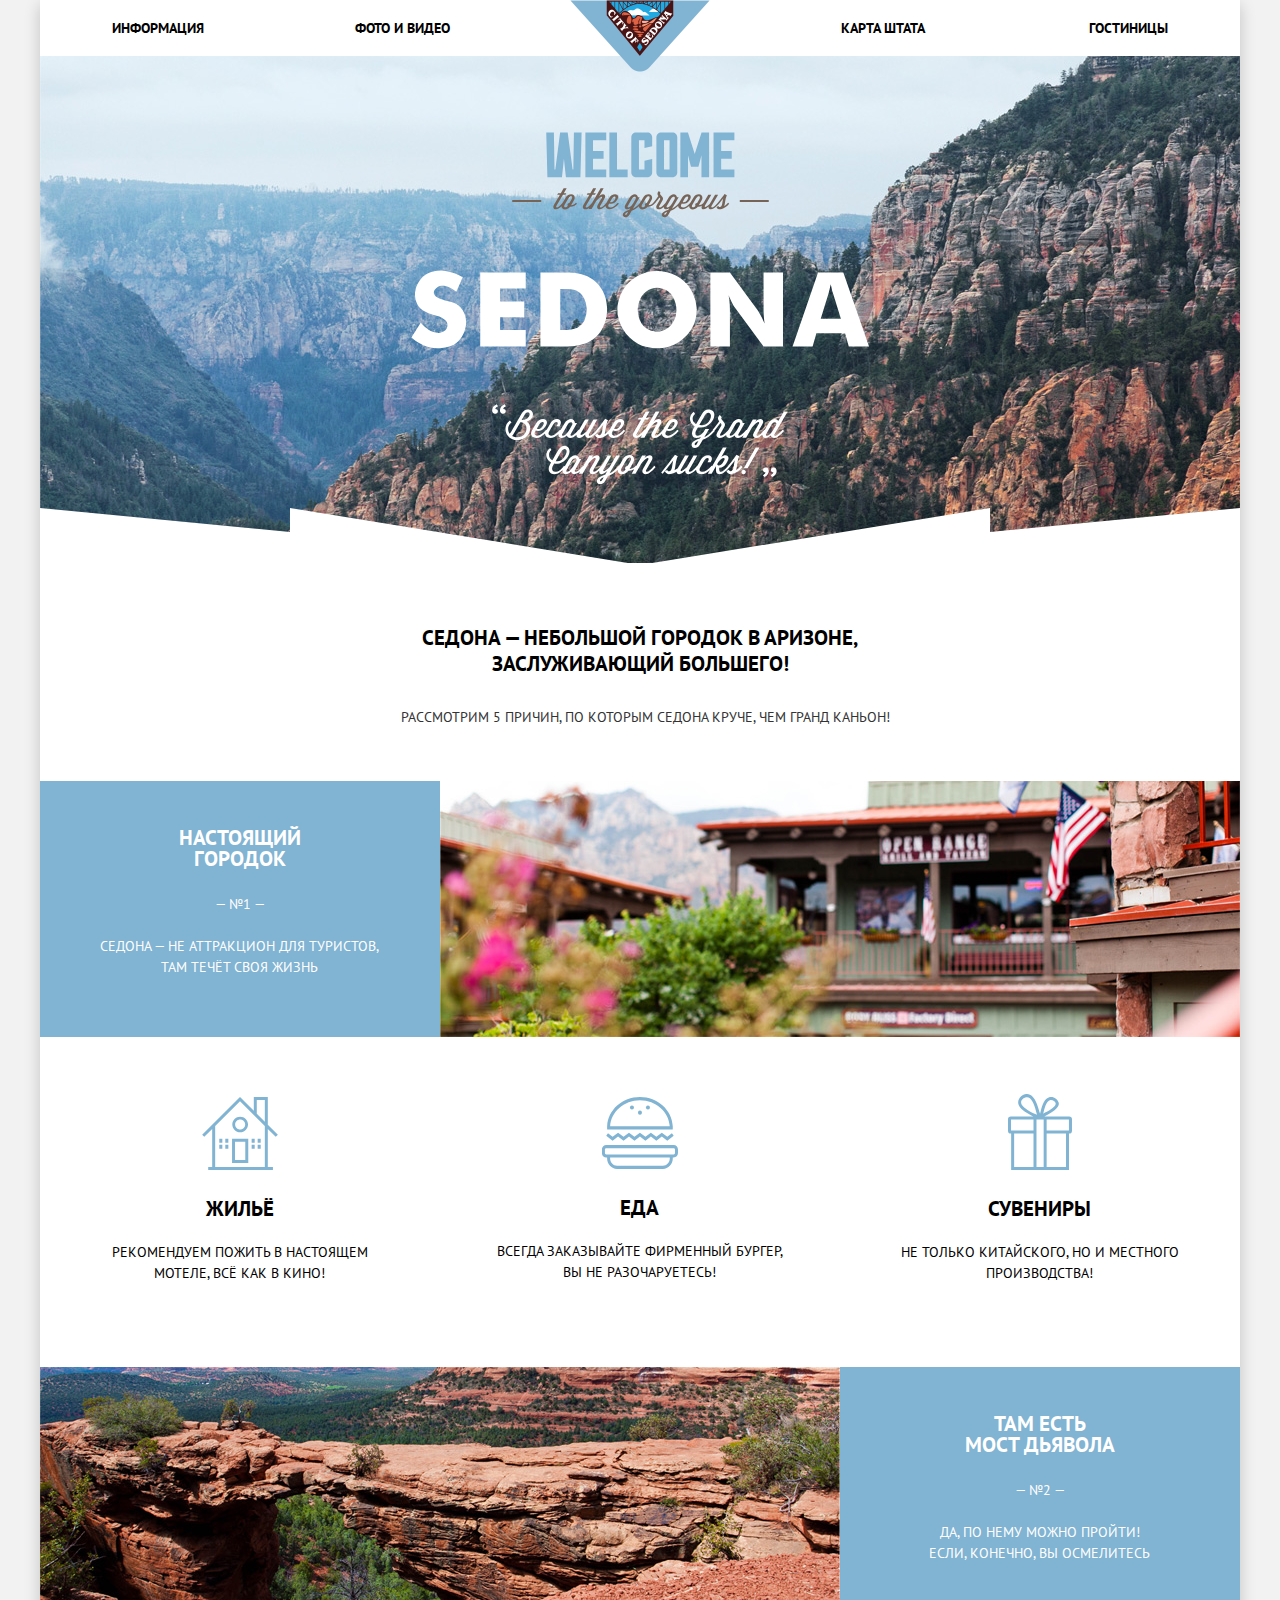
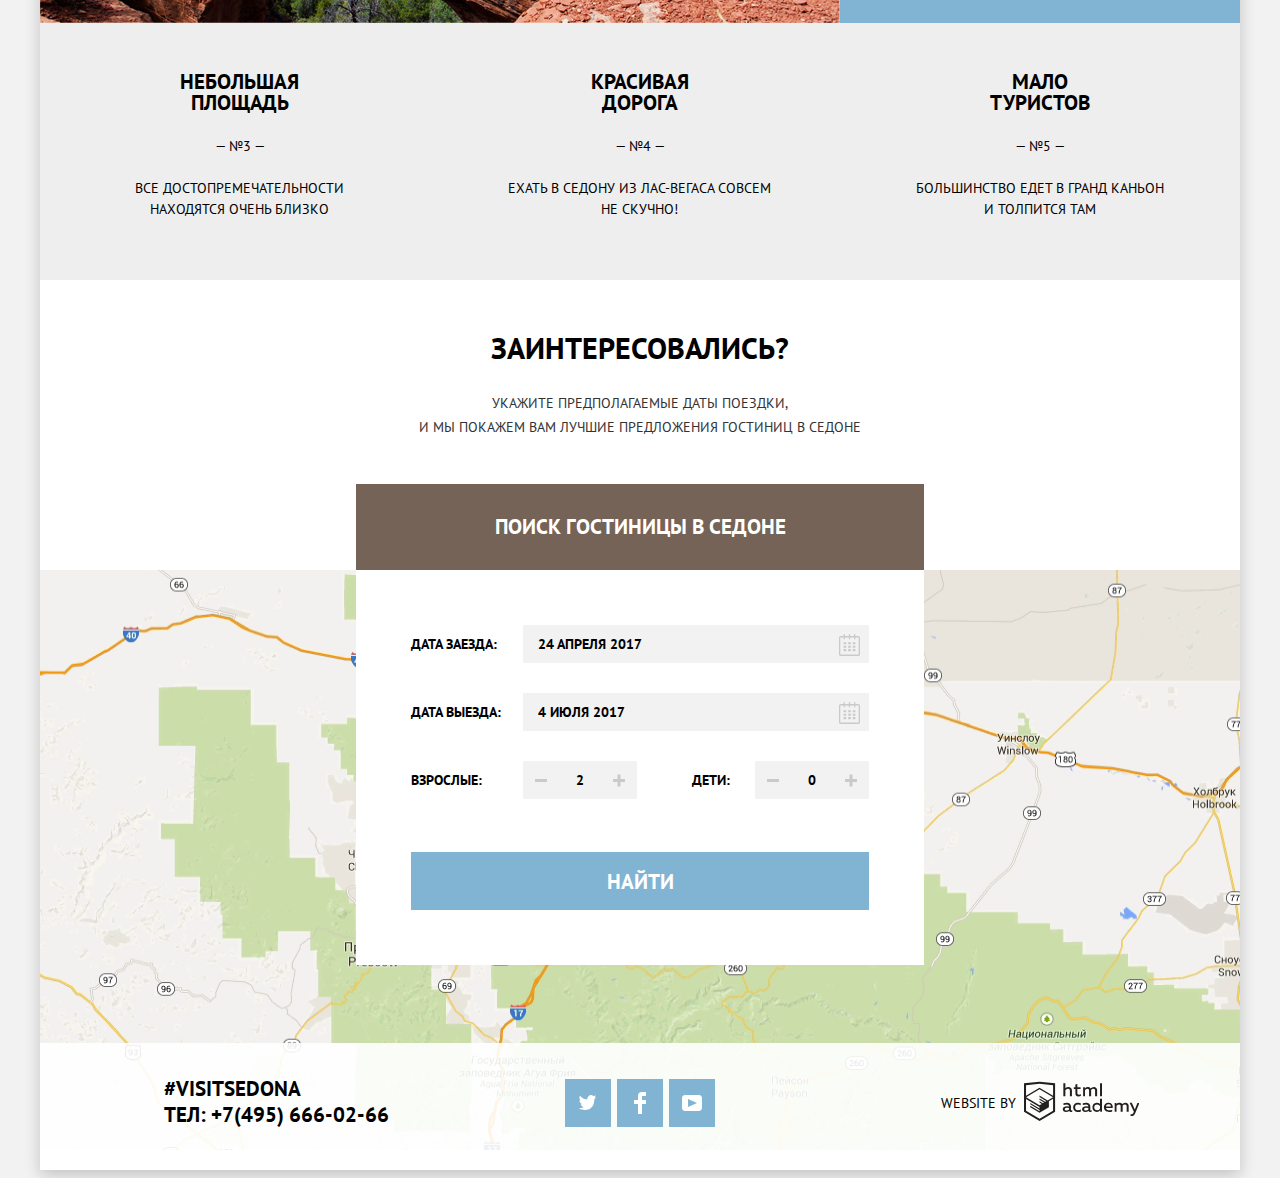
<file: index.html>
<!DOCTYPE html>
<html lang="ru">
  <head>
    <meta charset="utf-8">
    <title>Личный проект: Седона</title>
    <link href="https://fonts.googleapis.com/css?family=PT+Sans:400,700&display=swap&subset=cyrillic" rel="stylesheet">
    <link href="css/normalize.css" rel="stylesheet">
    <link href="css/style-min.css" rel="stylesheet">
  </head>
  <body>
    <div class="center-block">
      <header>
    		<nav class="main-navigation">
    			<a class="main-header-logo" href="#">
    				<img src="img/logo.png" width="140" height="71" alt="Логотип">
    			</a>
          <ul class="site-navigation">
            <li><a href="info.html">Информация</a></li>
            <li><a href="media.html">Фото и видео</a></li>
            <li><a href="mapstate.html">Карта штата</a></li>
            <li><a href="hotels.html">Гостиницы</a></li>
          </ul>
    		</nav>
    	</header>

    	<main>

    		<section class="intro-img">
    			<h1 class="visually-hidden">Sedona</h1>
    	  </section>

    	  <section class="reasons-title">
    	    <h2>Седона — небольшой городок в Аризоне, заслуживающий большего!</h2>
    	    <p>Рассмотрим 5 причин, по которым Седона круче, чем гранд каньон!</p>
   	 		</section>

   		 	<section class="reasons">
   	 		<ol class="reasons-list">
   	 			<li>
            <div class="reasons-with-image">
              <div class="reasons-item">
     	 				 <h2 class="reasons-item-title">Настоящий городок</h2>
     	 				 <span>&mdash; №1 &mdash;</span>
     	 				 <p>Седона &mdash; не аттракцион для туристов, там&nbsp;течёт своя жизнь</p>
              </div>
   	 				  <img src="img/feature-picture.jpg" class="features-img" width="800" height="256" alt="">
            </div>
   	 				<ul class="features">
   	 					<li class="features-item">
                <img src="img/icon-1.svg" width="76" height="76" alt="">
                <h3 class="features-title">Жильё</h3>
   	 						<p>Рекомендуем пожить в настоящем мотеле, всё как в кино!</p>
   	 					</li>
   	 					<li class="features-item">
                <img src="img/icon-3.svg" width="76" height="76" alt="">
   	 						<h3 class="features-title">Еда</h3>
   	 						<p>Всегда заказывайте фирменный бургер, вы не разочаруетесь!</p>
   	 					</li>
   	 					<li class="features-item">
                <img src="img/icon-2.svg" width="64" height="76" alt="">
   	 						<h3 class="features-title">Сувениры</h3>
   	 						<p>Не только китайского, но и местного производства!</p>
   	 					</li>
   	 				</ul>
   	 			</li>
   	 			<li>
            <div class="reasons-with-image">
     	 				<img src="img/layer-5.jpg" width="800" height="256" alt="">
              <div class="reasons-item">
     	 				 <h2 class="reasons-item-title">Там есть<br>мост Дьявола</h2>
     	 				 <span>&mdash; №2 &mdash;</span>
     	 				 <p>Да, по нему можно пройти! Если,&nbsp;конечно, вы осмелитесь</p>
              </div>
            </div>
   	 			</li>
          <li class="reasons-without-image">
   	 				<h3 class="reasons-without-image-title">Небольшая площадь</h3>
   	 				<span>&mdash; №3 &mdash;</span>
   	 				<p>Все достопремечательности находятся очень близко</p>
   	 			</li>
   	 			<li class="reasons-without-image">
   	 			  <h3 class="reasons-without-image-title">Красивая дорога</h3>
   	 				<span>&mdash; №4 &mdash;</span>
   	 				<p>Ехать в Седону из Лас-Вегаса совсем не скучно!</p>
   	 			</li>
   	 			<li class="reasons-without-image">
   	 				<h3 class="reasons-without-image-title">Мало туристов</h3>
   	 				<span>&mdash; №5 &mdash;</span>
   	 				<p>Большинство едет в Гранд Каньон и&nbsp;толпится там</p>
   	 			</li>
   	 		</ol>
    		</section>

    		<section class="search-hotels">
          <div class="description-form">
    			  <h2 class="search-title">Заинтересовались?</h2>
    			  <p>Укажите предполагаемые даты поездки,<br> и мы покажем вам лучшие предложения гостиниц в седоне</p>
          </div>
          <div class="form-search">
            <button type="button" class="button-title-search">Поиск гостиницы в Седоне</button>
    			  <form method="post" action="https://echo.htmlacademy.ru" class="form-s">
              <div class="form-without-title">
                <div class="form-item">
    				      <label for="check-in">Дата заезда:</label>
    				      <input type="text" class="input check-in-date" name="check-in-date" id="check-in" value="24 апреля 2017">
                  <button type="button" class="calendar">
                    <svg xmlns="http://www.w3.org/2000/svg" width="21" height="22" viewBox="0 0 21 22">
                      <path fill="#cacaca" d="M19.251 2.025h-2.845V.648c0-.381-.294-.689-.656-.689-.363 0-.656.308-.656.689v1.377h-3.938V.648c0-.381-.294-.689-.655-.689-.363 0-.657.308-.657.689v1.377H5.906V.648c0-.381-.294-.689-.656-.689-.363 0-.657.308-.657.689v1.377H1.75C.784 2.025 0 2.847 0 3.862v16.302C0 21.179.784 22 1.75 22h17.501c.966 0 1.749-.821 1.749-1.836V3.862c0-1.015-.783-1.837-1.749-1.837zm.437 18.139a.448.448 0 0 1-.437.459H1.75a.45.45 0 0 1-.438-.459V3.862a.45.45 0 0 1 .438-.459h2.844v1.378c0 .381.294.689.657.689.362 0 .656-.308.656-.689V3.403h3.938v1.378c0 .381.294.689.657.689.361 0 .655-.308.655-.689V3.403h3.938v1.378c0 .381.293.689.656.689.362 0 .656-.308.656-.689V3.403h2.845c.241 0 .437.206.437.459v16.302z"/>
                      <path fill="#cacaca" d="M4.594 8.225h2.625v2.066H4.594zM4.594 11.668h2.625v2.067H4.594zM4.594 15.112h2.625v2.066H4.594zM9.188 15.112h2.625v2.066H9.188zM9.188 11.668h2.625v2.067H9.188zM9.188 8.225h2.625v2.066H9.188zM13.781 15.112h2.625v2.066h-2.625zM13.781 11.668h2.625v2.067h-2.625zM13.781 8.225h2.625v2.066h-2.625z"/>
                    </svg>
                  </button>
                </div>
                <div class="form-item">
    				      <label for="check-out">Дата выезда:</label>
    				      <input type="text" class="input check-out-date" name="check-out-date" id="check-out" value="4 июля 2017">
                  <button type="button" class="calendar">
                    <svg xmlns="http://www.w3.org/2000/svg" width="21" height="22" viewBox="0 0 21 22">
                      <path fill="#cacaca" d="M19.251 2.025h-2.845V.648c0-.381-.294-.689-.656-.689-.363 0-.656.308-.656.689v1.377h-3.938V.648c0-.381-.294-.689-.655-.689-.363 0-.657.308-.657.689v1.377H5.906V.648c0-.381-.294-.689-.656-.689-.363 0-.657.308-.657.689v1.377H1.75C.784 2.025 0 2.847 0 3.862v16.302C0 21.179.784 22 1.75 22h17.501c.966 0 1.749-.821 1.749-1.836V3.862c0-1.015-.783-1.837-1.749-1.837zm.437 18.139a.448.448 0 0 1-.437.459H1.75a.45.45 0 0 1-.438-.459V3.862a.45.45 0 0 1 .438-.459h2.844v1.378c0 .381.294.689.657.689.362 0 .656-.308.656-.689V3.403h3.938v1.378c0 .381.294.689.657.689.361 0 .655-.308.655-.689V3.403h3.938v1.378c0 .381.293.689.656.689.362 0 .656-.308.656-.689V3.403h2.845c.241 0 .437.206.437.459v16.302z"/>
                      <path fill="#cacaca" d="M4.594 8.225h2.625v2.066H4.594zM4.594 11.668h2.625v2.067H4.594zM4.594 15.112h2.625v2.066H4.594zM9.188 15.112h2.625v2.066H9.188zM9.188 11.668h2.625v2.067H9.188zM9.188 8.225h2.625v2.066H9.188zM13.781 15.112h2.625v2.066h-2.625zM13.781 11.668h2.625v2.067h-2.625zM13.781 8.225h2.625v2.066h-2.625z"/>
                    </svg>
                  </button>
                </div>
                <div class="form-item double-item">
                  <div class="adults">
    				        <label for="adults" class="adults-label">Взрослые:</label>
                    <div class="btn-group">
                      <button type="button" class="less"></button>
    				          <input type="number" class="number number-of-adults" name="number-of-adults" id="adults" min="0" value="2">
                      <button type="button" class="more"></button>
                    </div>
                  </div>
                  <div class="children">
    				        <label for="children">Дети:</label>
                    <div class="btn-group">
                      <button type="button" class="less"></button>
    				          <input type="number" class="number number-of-children" name="number-of-children" id="children" min="0" value="0">
                      <button type="button" class="more"></button>
                    </div>
                  </div>
                </div>
    				    <button type="submit" class="button-search">Найти</button>
              </div>
    			  </form>

          </div>
        </section>
        <section class="map">
          <h2 class="visually-hidden">Карта местности</h2>
          <iframe src="https://www.google.com/maps/embed?pb=!1m18!1m12!1m3!1d528139.4333360455!2d-112.08526771965663!3d34.8341166514186!2m3!1f0!2f0!3f0!3m2!1i1024!2i768!4f13.1!3m3!1m2!1s0x872da132f942b00d%3A0x5548c523fa6c8efd!2z0KHQtdC00L7QvdCwLCDQkNGA0LjQt9C-0L3QsCA4NjMzNiwg0KHQqNCQ!5e0!3m2!1sru!2sru!4v1583178614925!5m2!1sru!2sru" width="1200" height="600" style="border:0;" allowfullscreen=""></iframe>
    			<p>
            <img src="img/map.png" width="1200" height="580" alt="Расположение города Седона на карте">
          </p>
    		</section>
    	</main>

      <footer class="main-footer index-footer">
        <p class="contacts">
          <a href="https://www.instagram.com/explore/tags/visitsedona/">#visitSEDONA</a>
          <a href="tel:+74956660266">Тел: +7(495) 666-02-66</a>
        </p>

          <ul class="social">
            <li class="social-icon">
              <a href="twitter.com">
                <svg xmlns="http://www.w3.org/2000/svg" xmlns:xlink="http://www.w3.org/1999/xlink" width="17" height="15" viewBox="0 0 17 15">
                  <path fill="#ffffff" d="M10.95.144c1.685-.496 2.984.27 3.577 1.179.673-.231 1.331-.481 2.011-.708a2.345 2.345 0 0 1-.857 1.768c.685.17 1.304-.491 1.304-.491-.169 1-1.006 1.788-1.563 2.024-.231 6.75-3.175 11.217-10.077 11.082h-.446c-.41 0-4.164-.46-4.898-1.887 2.271.196 3.893-.422 4.693-1.177-.96-.3-2.679-.477-2.979-2.95.349.106.564.228 1.19.119C1.705 8.247.374 7.53.448 5.33c.285.328 1.067.536 1.34.472C1.085 5.561-.182 2.442.894.85c1.818 1.854 3.735 3.606 7.152 3.773C8.254 2.33 9.183.793 10.95.144z"/>
                </svg>
              </a>
            </li>
            <li class="social-icon">
              <a href="fb.com">
                <svg xmlns="http://www.w3.org/2000/svg" width="12" height="22" viewBox="0 0 12 22">
                  <path fill="#ffffff" d="M12 4V0H8a4 4 0 0 0-4 4v4H0v4h4v10h4V12h4V8H8V4h4z"/>
                </svg>
              </a>
            </li>
            <li class="social-icon">
              <a href="youtube.com">
                <svg xmlns="http://www.w3.org/2000/svg" xmlns:xlink="http://www.w3.org/1999/xlink" width="20" height="16" viewBox="0 0 20 16">
                  <path fill="#ffffff" d="M17 0H3C1.35 0 0 1.35 0 3v10c0 1.65 1.35 3 3 3h14c1.65 0 3-1.35 3-3V3c0-1.65-1.35-3-3-3zM6.027 11.998V4.002L15.014 8l-8.987 3.998z"/>
                </svg>
              </a>
            </li>
          </ul>

        <p class="copyright">
          <span>website by</span>
          <a href="https://htmlacademy.ru/intensive/htmlcss" target="_blank">
            <svg xmlns="http://www.w3.org/2000/svg" data-name="Layer 1" viewBox="0 0 113 39" width="115px" height="41px">
              <path fill="#231f20" d="M46.84 28.22a2.07 2.07 0 0 0 .58-.11v1.4a3.41 3.41 0 0 1-1.24.22 1.75 1.75 0 0 1-1.75-1 5.08 5.08 0 0 1-3.3 1.13c-1.59 0-3.06-.87-3.06-2.68 0-2.24 2.08-2.93 3.9-2.93a11.63 11.63 0 0 1 2.28.26v-.31c0-1.09-.8-1.86-2.3-1.86a7.79 7.79 0 0 0-3.15.67v-1.79a10.72 10.72 0 0 1 3.35-.58c2.48 0 4 1.18 4 3.83v3.14a.57.57 0 0 0 .69.61zm-6.76-1.19a1.42 1.42 0 0 0 1.64 1.29 3.56 3.56 0 0 0 2.53-1v-1.51a10.21 10.21 0 0 0-1.9-.22c-1.1.01-2.27.35-2.27 1.45zM53.06 20.62a5.29 5.29 0 0 1 2.7.67v1.79a4.28 4.28 0 0 0-2.42-.73 2.89 2.89 0 1 0 0 5.76 5.26 5.26 0 0 0 2.55-.67v1.8a6.58 6.58 0 0 1-2.9.6 4.42 4.42 0 0 1-4.72-4.54 4.54 4.54 0 0 1 4.79-4.68zM65.84 28.22a2.07 2.07 0 0 0 .58-.11v1.4a3.41 3.41 0 0 1-1.24.22 1.75 1.75 0 0 1-1.75-1 5.08 5.08 0 0 1-3.3 1.13c-1.59 0-3.06-.87-3.06-2.68 0-2.24 2.08-2.93 3.9-2.93a11.63 11.63 0 0 1 2.28.26v-.31c0-1.09-.8-1.86-2.3-1.86a7.79 7.79 0 0 0-3.15.67v-1.79a10.72 10.72 0 0 1 3.35-.58c2.48 0 4 1.18 4 3.83v3.14a.57.57 0 0 0 .69.61zm-6.76-1.19a1.42 1.42 0 0 0 1.64 1.29 3.56 3.56 0 0 0 2.53-1v-1.51a10.21 10.21 0 0 0-1.9-.22c-1.11.01-2.27.35-2.27 1.45zM76.67 16.85v12.76h-1.76v-1.39a4.07 4.07 0 0 1-3.35 1.62 4.62 4.62 0 0 1 0-9.22 4 4 0 0 1 3.15 1.37v-5.14h2zm-4.76 5.48a2.9 2.9 0 0 0 0 5.8 3 3 0 0 0 2.79-1.84v-2.13a3.06 3.06 0 0 0-2.79-1.83zM82.99 20.62c3.48 0 4.68 2.81 4.12 5.34h-6.58c.22 1.57 1.75 2.22 3.35 2.22a6.41 6.41 0 0 0 2.77-.62v1.68a7.5 7.5 0 0 1-3.14.6c-2.68 0-5-1.53-5-4.61a4.39 4.39 0 0 1 4.48-4.61zm.09 1.62a2.39 2.39 0 0 0-2.57 2.26h4.85a2.06 2.06 0 0 0-2.28-2.26zM89.1 29.61v-8.75h1.73v1.09a4 4 0 0 1 2.92-1.33 3 3 0 0 1 2.73 1.4 4.33 4.33 0 0 1 3.06-1.4 3.21 3.21 0 0 1 3.32 3.52v5.47h-2V24.2a1.67 1.67 0 0 0-1.73-1.84 2.94 2.94 0 0 0-2.17 1.18V29.61h-2V24.2a1.67 1.67 0 0 0-1.73-1.84 3.11 3.11 0 0 0-2.32 1.35v5.91h-2zM111.47 20.86h2l-4.1 9.93c-.95 2.28-2.19 3-3.52 3a5 5 0 0 1-1.15-.15v-1.66a3 3 0 0 0 .89.13c.95 0 1.66-.67 2.17-2l.18-.44-4.16-8.82h2.13l3 6.6zM40.66 1.53v5a4 4 0 0 1 2.83-1.2A3.41 3.41 0 0 1 47.1 8.9v5.41h-2V9.15a1.9 1.9 0 0 0-2-2.1 3.08 3.08 0 0 0-2.44 1.46v5.8h-2V1.53h2zM52.43 2.42v3.12h3.17v1.71h-3.17v4c0 1.15.53 1.53 1.66 1.53a4.71 4.71 0 0 0 1.77-.35v1.68a7.14 7.14 0 0 1-2.35.38 2.68 2.68 0 0 1-3-2.88V7.23h-1.6V5.52h1.57V2.88zM58.1 14.29V5.54h1.73v1.09a4 4 0 0 1 2.92-1.33 3 3 0 0 1 2.73 1.4 4.33 4.33 0 0 1 3.06-1.4 3.21 3.21 0 0 1 3.32 3.52v5.47h-2V8.88a1.67 1.67 0 0 0-1.73-1.84 2.94 2.94 0 0 0-2.17 1.18V14.29h-2V8.88a1.67 1.67 0 0 0-1.73-1.84 3.11 3.11 0 0 0-2.32 1.35v5.91h-2zM74.72 1.52h1.95v12.76h-1.95zM15.44.02h-.16L0 1.62v28l15.28 9.09 15.28-9.09v-28zm13.12 28.45l-13.28 7.9L2 28.47V16.99l13.22 7.87v1.43l-9.07-5.4v1.38l9.11 5.47v1.46l-9.1-5.42v1.38l9.11 5.47 9.19-5.5V19.22l4.1-2.45v11.67zm0-13.16l-3.65 2.14-1.68 1-8-4.76v1.38l6.84 4.07h-.06l-.15.09-1 .57-5.64-3.36v1.38l4.45 2.65-1.05.7-3.36-2v1.38l2.21 1.3-2.25 1.35-13.16-7.82 13.17-7.92zm0-1.39L15.21 6.05l-13.2 7.86V3.41l13.28-1.39 13.28 1.39v10.51z"/>
            </svg>
          </a>
        </p>
      </footer>
    </div>
    <script src="js/search-form-min.js"></script>
  </body>
</html>
</file>
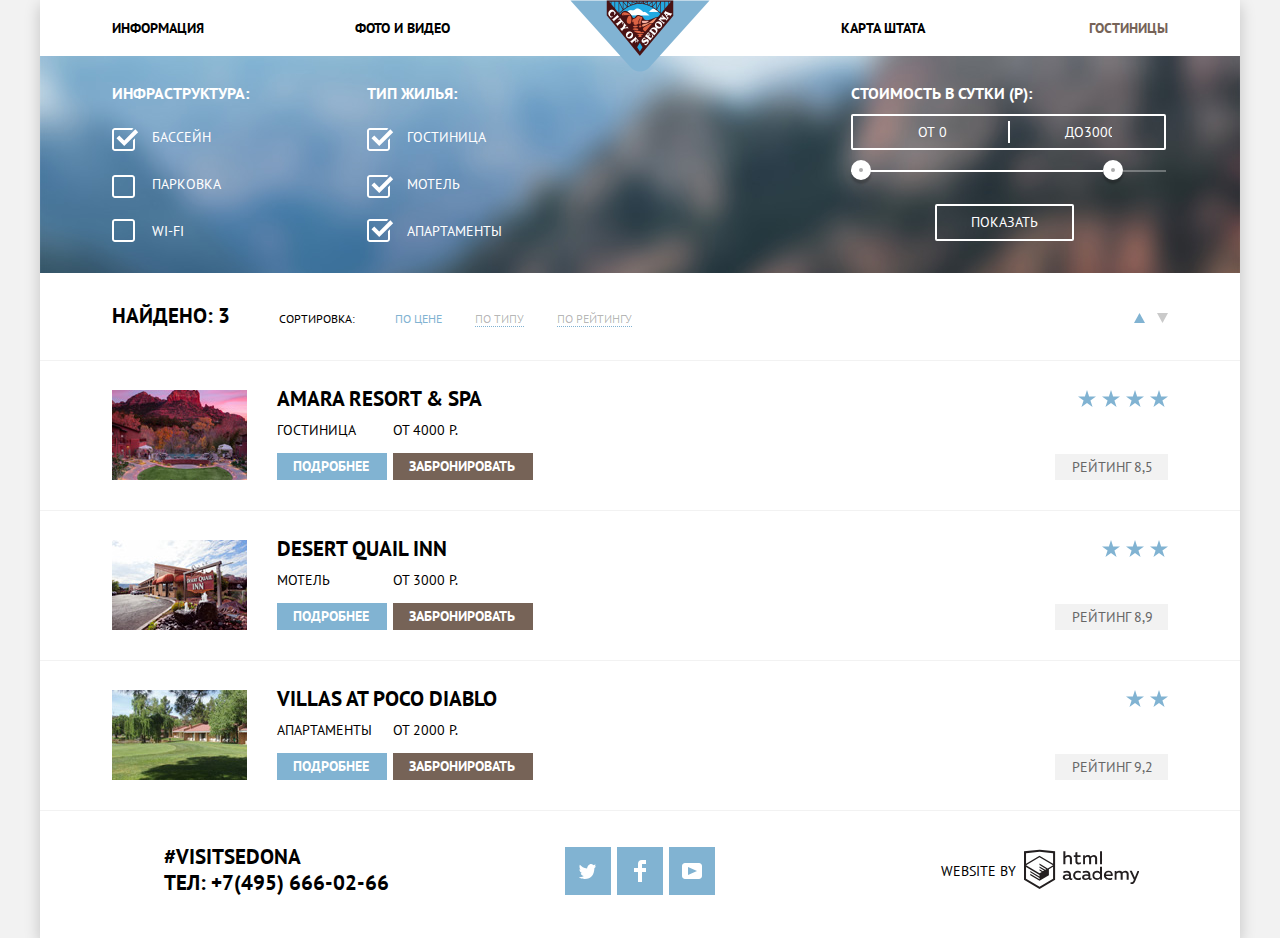
<file: hotels.html>
<!DOCTYPE html>
<html lang="ru">
  <head>
    <meta charset="utf-8">
    <title>Личный проект: Седона</title>
    <link href="https://fonts.googleapis.com/css?family=PT+Sans:400,700&display=swap&subset=cyrillic" rel="stylesheet">
    <link href="css/normalize.css" rel="stylesheet">
    <link href="css/style-min.css" rel="stylesheet">
  </head>
  <body>
    <div class="center-block">
      <header>
        <nav class="main-navigation">
          <a class="main-header-logo" href="index.html">
            <img src="img/logo.png" width="140" height="71" alt="Логотип">
          </a>
          <ul class="site-navigation">
            <li><a href="info.html">Информация</a></li>
            <li><a href="media.html">Фото и видео</a></li>
            <li><a href="mapstate.html">Карта штата</a></li>
            <li><a href="#" class="current-page">Гостиницы</a></li>
          </ul>
        </nav>
      </header>

      <main>
        <h1 class="visually-hidden">Гостиницы</h1>
        <section>
          <h2 class="visually-hidden">Форма поиска гостиницы</h2>
          <form method="post" action="https://echo.htmlacademy.ru">
            <div class="form-filter">
              <fieldset class="checkbox-form infrastructure">
                <legend>Инфраструктура:</legend>
                <ul>
                  <li class="infrastructure-item">
                    <label class="check-label">Бассейн
                      <input type="checkbox" name="infrasrtucrure-pool" class="check-input" checked>
                      <span class="checkbox"></span>
                    </label>

                  </li>
                  <li class="infrastructure-item">
                    <label class="check-label">Парковка
                      <input type="checkbox" name="infrastructure-parking" class="check-input">
                      <span class="checkbox"></span>
                    </label>
                  </li>
                  <li class="infrastructure-item">
                    <label class="check-label">Wi-Fi
                      <input type="checkbox" name="infrastructure-wi-fi" class="check-input">
                      <span class="checkbox"></span>
                    </label>
                  </li>
                </ul>
              </fieldset>
              <fieldset class="checkbox-form type-housing">
                <legend>Тип жилья:</legend>
                <ul>
                  <li class="type-housing-item">
                    <label class="check-label">Гостиница
                      <input type="checkbox" name="type-hotel" class="check-input" checked>
                      <span class="checkbox"></span>
                    </label>
                  </li>
                  <li class="type-housing-item">
                    <label class="check-label">Мотель
                      <input type="checkbox" name="type-motel" class="check-input" checked>
                      <span class="checkbox"></span>
                    </label>
                  </li>
                  <li class="type-housing-item">
                    <label class="check-label">Апартаменты
                      <input type="checkbox" name="type-apart" class="check-input" checked>
                      <span class="checkbox"></span>
                    </label>
                  </li>
                </ul>
              </fieldset>
              <fieldset class="cost-form">
                <legend class="cost-form-title">Стоимость в сутки (р):</legend>

                <div class="cost-control">
                  <label class="min-cost">от</label>
                  <input type="number" name="cost-min" min="0" value="0" class="input-cost-min">
                  <label for="max" class="max-cost">до</label>
                  <input type="number" name="cost-max" id="max" value="3000" class="input-cost-max">
                </div>

                <div class="range-control">
                  <div class="scale">
                    <div class="bar"></div>
                  </div>
                  <div class="range-toggle range-toggle-min"></div>
                  <div class="range-toggle range-toggle-max"></div>
                </div>

                <button type="submit" class="show-cost">Показать</button>
              </fieldset>
            </div>
          </form>
        </section>
        <section class="results-search">
          <div class="results-title">
            <h3 class="results-found">Найдено: <span>3</span></h3>
            <span class="results-sorting">Сортировка:</span>
            <ul class="sorting-list">
              <li>
                <a href="#" class="sorting-type-price active">по цене</a>
              </li>
              <li>
                <a href="#" class="sorting-type-type">по типу</a>
              </li>
              <li>
                <a href="#" class="sorting-type-rating">по рейтингу</a>
              </li>
            </ul>
            <div class="sorting-btn">
              <a href="#" class="sorting-btn-down">
                <svg xmlns="http://www.w3.org/2000/svg" width="11" height="10" viewBox="0 0 11 10">
                  <path class="active" fill="#cacaca" d="M5.5 0L0 10h11z"/>
                </svg>
              </a>
              <a href="#" class="sorting-btn-up">
                <svg xmlns="http://www.w3.org/2000/svg" width="11" height="10" viewBox="0 0 11 10">
                  <path class="" fill="#cacaca" d="M5.5 10L0 0h11"/>
                </svg>
              </a>
            </div>
          </div>
          <ul class="results-search-list">
            <li class="results-search-item">
              <div class="results-photo-info">
                <img src="img/amara.jpg" width="135" height="90" alt="Отель 'Amara resort & spa'">
                <div class="results-info">
                  <h2 class="results-info-title">
                    <a href="Amara.html">Amara Resort & Spa</a>
                  </h2>
                  <div class="column">
                    <span>Гостиница</span>
                    <a href="#" class="detail">Подробнее</a>
                  </div>
                  <div class="column">
                    <span>от 4000 р.</span>
                    <a href="#" class="booking">Забронировать</a>
                  </div>
                </div>
              </div>
              <div class="results-rating">
                <ul class="stars">
                  <li><img src="img/star.svg" width="18" height="17" alt="звезда рейтинга"></li>
                  <li><img src="img/star.svg" width="18" height="17" alt="звезда рейтинга"></li>
                  <li><img src="img/star.svg" width="18" height="17" alt="звезда рейтинга"></li>
                  <li><img src="img/star.svg" width="18" height="17" alt="звезда рейтинга"></li>
                </ul>
                <span class="rating">Рейтинг 8,5</span>
              </div>
            </li>
            <li class="results-search-item">
              <div class="results-photo-info">
                <img src="img/desert.jpg" width="135" height="90" alt="Отель 'Desert quail inn'">
                <div class="results-info">
                  <h2 class="results-info-title">
                    <a href="Desert.html">Desert Quail Inn</a>
                  </h2>
                  <div class="column">
                    <span>Мотель</span>
                    <a href="#" class="detail">Подробнее</a>
                  </div>
                  <div class="column">
                    <span>от 3000 р.</span>
                    <a href="#" class="booking">Забронировать</a>
                  </div>
                </div>
              </div>
              <div class="results-rating">
                <ul class="stars">
                  <li><img src="img/star.svg" width="18" height="17" alt="звезда рейтинга"></li>
                  <li><img src="img/star.svg" width="18" height="17" alt="звезда рейтинга"></li>
                  <li><img src="img/star.svg" width="18" height="17" alt="звезда рейтинга"></li>
                </ul>
                <span class="rating">Рейтинг 8,9</span>
              </div>
            </li>
            <li class="results-search-item">
              <div class="results-photo-info">
                <img src="img/villas.jpg" width="135" height="90" alt="Отель 'Villas at Poco Diablo'">
                <div class="results-info">
                  <h2 class="results-info-title">
                    <a href="Villas.html">Villas at Poco Diablo</a>
                  </h2>
                  <div class="column">
                    <span>Апартаменты</span>
                    <a href="#" class="detail">Подробнее</a>
                  </div>
                  <div class="column">
                    <span>от 2000 р.</span>
                    <a href="#" class="booking">Забронировать</a>
                  </div>
                </div>
              </div>
              <div class="results-rating">
                <ul class="stars">
                  <li><img src="img/star.svg" width="18" height="17" alt="звезда рейтинга"></li>
                  <li><img src="img/star.svg" width="18" height="17" alt="звезда рейтинга"></li>
                </ul>
                <span class="rating">Рейтинг 9,2</span>
              </div>
            </li>
          </ul>
        </section>
        </main>
        <footer class="main-footer">
          <p class="contacts">
            <a href="https://www.instagram.com/explore/tags/visitsedona/">#visitSEDONA</a>
            <a href="tel:+74956660266">Тел: +7(495) 666-02-66</a>
          </p>

            <ul class="social">
              <li class="social-icon">
                <a href="twitter.com">
                  <svg xmlns="http://www.w3.org/2000/svg" xmlns:xlink="http://www.w3.org/1999/xlink" width="17" height="15" viewBox="0 0 17 15">
                    <path fill="#ffffff" d="M10.95.144c1.685-.496 2.984.27 3.577 1.179.673-.231 1.331-.481 2.011-.708a2.345 2.345 0 0 1-.857 1.768c.685.17 1.304-.491 1.304-.491-.169 1-1.006 1.788-1.563 2.024-.231 6.75-3.175 11.217-10.077 11.082h-.446c-.41 0-4.164-.46-4.898-1.887 2.271.196 3.893-.422 4.693-1.177-.96-.3-2.679-.477-2.979-2.95.349.106.564.228 1.19.119C1.705 8.247.374 7.53.448 5.33c.285.328 1.067.536 1.34.472C1.085 5.561-.182 2.442.894.85c1.818 1.854 3.735 3.606 7.152 3.773C8.254 2.33 9.183.793 10.95.144z"/>
                  </svg>
                </a>
              </li>
              <li class="social-icon">
                <a href="fb.com">
                  <svg xmlns="http://www.w3.org/2000/svg" width="12" height="22" viewBox="0 0 12 22">
                    <path fill="#ffffff" d="M12 4V0H8a4 4 0 0 0-4 4v4H0v4h4v10h4V12h4V8H8V4h4z"/>
                  </svg>
                </a>
              </li>
              <li class="social-icon">
                <a href="youtube.com">
                  <svg xmlns="http://www.w3.org/2000/svg" xmlns:xlink="http://www.w3.org/1999/xlink" width="20" height="16" viewBox="0 0 20 16">
                    <path fill="#ffffff" d="M17 0H3C1.35 0 0 1.35 0 3v10c0 1.65 1.35 3 3 3h14c1.65 0 3-1.35 3-3V3c0-1.65-1.35-3-3-3zM6.027 11.998V4.002L15.014 8l-8.987 3.998z"/>
                  </svg>
                </a>
              </li>
            </ul>

          <p class="copyright">
            <span>website by</span>
            <a href="https://htmlacademy.ru/intensive/htmlcss" target="_blank">
              <svg xmlns="http://www.w3.org/2000/svg" data-name="Layer 1" viewBox="0 0 113 39" width="115px" height="41px">
                <path fill="#231f20" d="M46.84 28.22a2.07 2.07 0 0 0 .58-.11v1.4a3.41 3.41 0 0 1-1.24.22 1.75 1.75 0 0 1-1.75-1 5.08 5.08 0 0 1-3.3 1.13c-1.59 0-3.06-.87-3.06-2.68 0-2.24 2.08-2.93 3.9-2.93a11.63 11.63 0 0 1 2.28.26v-.31c0-1.09-.8-1.86-2.3-1.86a7.79 7.79 0 0 0-3.15.67v-1.79a10.72 10.72 0 0 1 3.35-.58c2.48 0 4 1.18 4 3.83v3.14a.57.57 0 0 0 .69.61zm-6.76-1.19a1.42 1.42 0 0 0 1.64 1.29 3.56 3.56 0 0 0 2.53-1v-1.51a10.21 10.21 0 0 0-1.9-.22c-1.1.01-2.27.35-2.27 1.45zM53.06 20.62a5.29 5.29 0 0 1 2.7.67v1.79a4.28 4.28 0 0 0-2.42-.73 2.89 2.89 0 1 0 0 5.76 5.26 5.26 0 0 0 2.55-.67v1.8a6.58 6.58 0 0 1-2.9.6 4.42 4.42 0 0 1-4.72-4.54 4.54 4.54 0 0 1 4.79-4.68zM65.84 28.22a2.07 2.07 0 0 0 .58-.11v1.4a3.41 3.41 0 0 1-1.24.22 1.75 1.75 0 0 1-1.75-1 5.08 5.08 0 0 1-3.3 1.13c-1.59 0-3.06-.87-3.06-2.68 0-2.24 2.08-2.93 3.9-2.93a11.63 11.63 0 0 1 2.28.26v-.31c0-1.09-.8-1.86-2.3-1.86a7.79 7.79 0 0 0-3.15.67v-1.79a10.72 10.72 0 0 1 3.35-.58c2.48 0 4 1.18 4 3.83v3.14a.57.57 0 0 0 .69.61zm-6.76-1.19a1.42 1.42 0 0 0 1.64 1.29 3.56 3.56 0 0 0 2.53-1v-1.51a10.21 10.21 0 0 0-1.9-.22c-1.11.01-2.27.35-2.27 1.45zM76.67 16.85v12.76h-1.76v-1.39a4.07 4.07 0 0 1-3.35 1.62 4.62 4.62 0 0 1 0-9.22 4 4 0 0 1 3.15 1.37v-5.14h2zm-4.76 5.48a2.9 2.9 0 0 0 0 5.8 3 3 0 0 0 2.79-1.84v-2.13a3.06 3.06 0 0 0-2.79-1.83zM82.99 20.62c3.48 0 4.68 2.81 4.12 5.34h-6.58c.22 1.57 1.75 2.22 3.35 2.22a6.41 6.41 0 0 0 2.77-.62v1.68a7.5 7.5 0 0 1-3.14.6c-2.68 0-5-1.53-5-4.61a4.39 4.39 0 0 1 4.48-4.61zm.09 1.62a2.39 2.39 0 0 0-2.57 2.26h4.85a2.06 2.06 0 0 0-2.28-2.26zM89.1 29.61v-8.75h1.73v1.09a4 4 0 0 1 2.92-1.33 3 3 0 0 1 2.73 1.4 4.33 4.33 0 0 1 3.06-1.4 3.21 3.21 0 0 1 3.32 3.52v5.47h-2V24.2a1.67 1.67 0 0 0-1.73-1.84 2.94 2.94 0 0 0-2.17 1.18V29.61h-2V24.2a1.67 1.67 0 0 0-1.73-1.84 3.11 3.11 0 0 0-2.32 1.35v5.91h-2zM111.47 20.86h2l-4.1 9.93c-.95 2.28-2.19 3-3.52 3a5 5 0 0 1-1.15-.15v-1.66a3 3 0 0 0 .89.13c.95 0 1.66-.67 2.17-2l.18-.44-4.16-8.82h2.13l3 6.6zM40.66 1.53v5a4 4 0 0 1 2.83-1.2A3.41 3.41 0 0 1 47.1 8.9v5.41h-2V9.15a1.9 1.9 0 0 0-2-2.1 3.08 3.08 0 0 0-2.44 1.46v5.8h-2V1.53h2zM52.43 2.42v3.12h3.17v1.71h-3.17v4c0 1.15.53 1.53 1.66 1.53a4.71 4.71 0 0 0 1.77-.35v1.68a7.14 7.14 0 0 1-2.35.38 2.68 2.68 0 0 1-3-2.88V7.23h-1.6V5.52h1.57V2.88zM58.1 14.29V5.54h1.73v1.09a4 4 0 0 1 2.92-1.33 3 3 0 0 1 2.73 1.4 4.33 4.33 0 0 1 3.06-1.4 3.21 3.21 0 0 1 3.32 3.52v5.47h-2V8.88a1.67 1.67 0 0 0-1.73-1.84 2.94 2.94 0 0 0-2.17 1.18V14.29h-2V8.88a1.67 1.67 0 0 0-1.73-1.84 3.11 3.11 0 0 0-2.32 1.35v5.91h-2zM74.72 1.52h1.95v12.76h-1.95zM15.44.02h-.16L0 1.62v28l15.28 9.09 15.28-9.09v-28zm13.12 28.45l-13.28 7.9L2 28.47V16.99l13.22 7.87v1.43l-9.07-5.4v1.38l9.11 5.47v1.46l-9.1-5.42v1.38l9.11 5.47 9.19-5.5V19.22l4.1-2.45v11.67zm0-13.16l-3.65 2.14-1.68 1-8-4.76v1.38l6.84 4.07h-.06l-.15.09-1 .57-5.64-3.36v1.38l4.45 2.65-1.05.7-3.36-2v1.38l2.21 1.3-2.25 1.35-13.16-7.82 13.17-7.92zm0-1.39L15.21 6.05l-13.2 7.86V3.41l13.28-1.39 13.28 1.39v10.51z"/>
              </svg>
            </a>
          </p>
        </footer>
      </div>
  </body>
</html>
</file>
<file: css/style-min.css>
@keyframes close{to{left:-1500px}}@keyframes shake{0%,to{transform:translateX(0)}10%,30%,50%,70%,90%{transform:translateX(-10px)}20%,40%,60%,80%{transform:translateX(10px)}}html{box-sizing:border-box}*,::after,::before{box-sizing:inherit}body{min-width:1200px;height:100%;font-family:"PT Sans","Arial",sans-serif;font-size:14px;font-weight:400;line-height:26px;color:#000;text-transform:uppercase;background-color:#f2f2f2}a{text-decoration:none}img{max-width:100%;height:auto}.visually-hidden{position:absolute;visibility:hidden;pointer-events:non;clip:rect(0 0 0 0);clip-path:inset(100%);width:1px;height:1px;margin:-1px;padding:0;border:0;text-indent:-9999px;white-space:nowrap;overflow:hidden}.center-block{position:relative;width:1200px;margin:0 auto;background-color:#fff;box-shadow:0 5px 15px 0 rgba(0,1,1,.2)}.main-navigation{text-align:center;background-color:#fff;display:flex;flex-direction:column}.main-header-logo{width:140px;height:71px;position:absolute;left:50%;top:0;transform:translateX(-50%)}.site-navigation{list-style:none;display:flex;justify-content:space-between;margin:0;padding:15px 6%}.site-navigation li{width:23%;font-weight:700;margin:0}.site-navigation li:nth-child(2){margin-right:auto}.site-navigation li:first-child,.site-navigation li:nth-child(2){text-align:left}.site-navigation li:last-child,.site-navigation li:nth-child(3){text-align:right}.site-navigation a{color:#000}.site-navigation a:hover{color:#81b3d2}.site-navigation a:active{color:#000;opacity:.3}a.current-page{color:#766357}.intro-img{margin-top:0;width:100%;min-width:1200px;height:507px;background-color:#dae8f1;background-image:url(../img/intro-welcome.svg),url(../img/intro-mask.svg),url(../img/background-photo.jpg);background-repeat:no-repeat,no-repeat,no-repeat;background-position:left 50% top 76px,left 0 top 452px,0 -83px;background-size:459px 353px,100%,100%}.reasons-title{padding-top:62px;padding-bottom:53px;width:490px;margin:0 auto;background-color:#fff;text-align:center}.reasons-title h2{font-size:21px;line-height:26px;margin-top:0;margin-bottom:30px}.reasons-title p{margin:0;font-size:14px;line-height:21px;min-width:500px}.reasons-list{display:flex;flex-wrap:wrap;margin:0;padding:0}.reasons-list>li{width:100%}.reasons-list>li:first-child{display:flex;flex-wrap:wrap;align-content:stretch;flex-direction:row;margin:0;padding:0}.reasons-item{width:33.33%;color:#fff;background-color:#81b3d2;text-align:center;padding-top:46px;padding-left:45px;padding-right:45px}.reasons-item p{margin-top:19px;font-size:14px;line-height:21px}.reasons-item-title{margin:0 0 22px}.reasons-with-image{display:flex;margin:0;width:100%}.reasons-with-image img{width:66.66%;margin:0;padding:0}.features,.features-item{display:flex;margin:0;padding:0}.features-item{width:33.33%;padding:60px 50px 83px;flex-direction:column;align-items:center;text-align:center}.features-item:last-child{padding-top:57px}.features-item *{margin:0}.features-item img{margin-bottom:28px}.features-item p{font-size:14px;line-height:21px;width:300px}.features-title{margin-bottom:23px;font-size:21px;line-height:21px}.reasons-list,.reasons-list ul{list-style:none}.reasons-title p{color:#333}.reason-item{background-color:#81b3d2}.reasons-item-title{font-size:21px;line-height:21px;padding:0 50px}.reasons-list .reasons-without-image{width:33.33%;background-color:#eee;text-align:center;padding:48px 60px 60px}.reasons-without-image-title{margin:0 0 20px;padding-left:70px;padding-right:70px;font-size:21px;line-height:21px}.reasons-without-image p{margin-bottom:0;margin-top:19px;font-size:14px;line-height:21px}.search-hotel{z-index:4}.description-form{margin:50px auto 45px}.search-hotels p,.search-title{font-size:30px;line-height:36px;text-align:center}.search-hotels p{color:#333;font-size:14px;line-height:24px}.form-search{position:relative;display:flex;flex-direction:column;margin:0 auto;width:568px}.button-title-search{width:100%;margin:0 auto;padding-top:31px;padding-bottom:31px;background-color:#766357;color:#fff;font-weight:700;font-size:21px;text-align:center;text-transform:uppercase;border:0;cursor:pointer;z-index:4}.button-title-search:hover{background-color:#604e43}.button-title-search:active{background-color:#503e33;color:rgba(255,255,255,.3)}.form-without-title{position:absolute;left:0;top:86px;width:568px;display:flex;flex-wrap:wrap;flex-direction:row;justify-content:stretch;padding:55px;background-color:#fff;z-index:3}.form-hide{display:none}.double-item,.form-item{display:flex;position:relative}.form-item{flex-direction:row;justify-content:space-between;align-items:center;font-weight:700;width:100%;margin-bottom:30px}.double-item{justify-content:flex-start}.adults-label{margin-right:41px}.adults,.children{width:50%;display:flex;justify-content:space-between;align-items:center}.children{margin-left:55px}.check-in-date,.check-out-date{width:346px;height:38px;padding-left:13px;padding-right:35px;margin-left:auto;font-size:14px;line-height:26px;font-weight:700;text-transform:uppercase;border:2px solid #f2f2f2}.input:hover{background-color:#ebebeb;border:2px solid #ebebeb}.input:focus{background-color:#fff;border:2px solid #e5e5e5;outline:0}.btn-group{display:flex;width:114px;position:relative}.button-search{width:100%;background-color:#81b3d2;border:0;padding-top:17px;padding-bottom:15px;margin-top:23px;font-size:21px;line-height:26px;font-weight:700;color:#fff;text-transform:uppercase}.button-search:hover{background-color:#669ec0}.button-search:active{color:rgba(255,255,255,.3)}.less,.more,.number-of-adults,.number-of-children{width:38px;height:38px;background-color:#f2f2f2;border:0}.less,.more{padding:0;cursor:pointer}.less::after,.more::after,.more::before{content:"";position:absolute;top:18px;background-color:#cacaca;width:12px;height:3px}.less::after{left:12px}.less:hover::after{background-color:#000}.less:active::after{background-color:#81b3d2}.more::after,.more::before{right:12px}.more::before{transform:rotate(90deg)}.more:hover::after,.more:hover::before{background-color:#000}.more:active::after,.more:active::before{background-color:#81b3d2}.number-of-adults,.number-of-children{font-weight:700;text-align:center}.number::-webkit-inner-spin-button,.number::-webkit-outer-spin-button{-webkit-appearance:none}.number[type=number]{-moz-appearance:textfield}.check-in-date,.check-out-date{background-color:#f2f2f2}.calendar{position:absolute;right:9px;top:9px;padding:0;width:21px;height:22px;background-color:transparent;background-repeat:no-repeat;background-position:50% 50%;border:0;cursor:pointer}.calendar:hover path{fill:#000}.calendar:active path{fill:#81b3d2}.map,.map iframe,.map p{position:relative;height:600px}.map iframe,.map p{z-index:2}.map p{position:absolute;top:0;left:0;z-index:1;margin:0}.map img{height:580px}.form-filter{background-color:#4879a2;background-image:url(../img/filter-background.jpg);background-position:0 -238px;padding:27px 72px 31px;display:flex;flex-direction:row;flex-wrap:wrap;justify-content:space-between}.cost-form{margin-left:auto}.infrastructure,.type-housing{display:flex;flex-direction:column;padding:0;color:#fff;border:0}.type-housing{margin:0}.infrastructure{margin:0 118px 0 0}.infrastructure legend,.type-housing legend{font-size:16px;line-height:21px;font-weight:700;margin-bottom:23px}.infrastructure ul,.type-housing ul{list-style:none;padding:0;margin:0;font-size:14px;line-height:21px}.infrastructure li,.type-housing li{margin-bottom:26px;display:block}.infrastructure li:last-child,.type-housing li:last-child{margin-bottom:0}.check-label{position:relative;padding-left:40px}.checkbox{position:absolute;left:0;top:0;width:27px;height:27px;background-image:url(../img/checkbox-off.svg);background-repeat:no-repeat}.check-input{position:absolute;width:1px;height:1px;overflow:hidden;clip:rect(0 0 0 0)}.check-input:focus+.checkbox{background-image:url(../img/checkbox-off.svg);outline:2px solid #81b3d2}.check-input:checked+.checkbox{background-image:url(../img/checkbox-on.svg)}.check-input:disabled+.checkbox{background-image:url(../img/checkbox-off-3.svg)}.check-input:disabled:checked+.checkbox{background-image:url(../img/checkbox-on-2.svg)}.infrastructure-item:last-child .checkbox,.type-housing-item:last-child .checkbox{margin-top:-3px}.cost-form{width:315px;color:#fff;text-transform:uppercase;border:0;padding:0}.cost-form-title{margin-bottom:10px;font-size:16px;line-height:21px;font-weight:700}.cost-control{position:relative;height:36px;margin-bottom:20px;border:2px solid #fff;border-radius:2px;font-size:0}.cost-control::after{content:"";position:absolute;top:50%;left:50%;transform:translate(-50%,-50%);width:2px;height:22px;background:#fff}.cost-control label{display:inline-block;vertical-align:baseline;font-size:14px;line-height:21px;cursor:pointer}.cost-control .min-cost{width:90px;padding-left:65px}.cost-control .max-cost{width:90px;padding-left:76px}.input-cost-max,.input-cost-min{width:50px;height:100%;color:inherit;font-size:14px;line-height:21px;background:0 0;border:0}.input-cost-max{margin:0}.input-cost-min{padding-left:0;margin:0 0 0 -4px}.input-cost-max{padding-left:5px}.range-control{position:relative;margin-bottom:32px}.range-control .scale{height:2px;background:rgba(255,255,255,.3)}.range-control .bar{width:80%;height:2px;background:#fff}.range-toggle{position:absolute;top:-10px;width:20px;height:20px;background:#ababab;border:8px solid #fff;border-radius:10px;box-shadow:0 4px 2px 0 rgba(0,1,1,.2);cursor:pointer}.range-toggle:hover{background:#1c4f80}.range-toggle-min{left:0}.range-toggle-max{left:80%}.show-cost{display:block;margin-left:84px;padding:6px 34px;font-size:14px;line-height:21px;color:#fff;text-transform:uppercase;background:0 0;border:2px solid #fff;border-radius:2px;cursor:pointer}.show-cost:hover{color:#000;background:#fff}.results-search{display:flex;flex-direction:column}.results-search-list,.stars{list-style:none}.results-title{display:flex;flex-direction:row;justify-content:space-between;align-items:baseline;padding:18px 72px 15px;border-bottom:1px solid #f2f2f2}.results-found{font-size:21px;font-weight:700;margin-right:49px;margin-top:0;margin-bottom:0}.results-sorting{font-size:12px;line-height:18px;margin-right:40px}.sorting-list{list-style:none;display:flex;flex-wrap:wrap;padding:0}.sorting-type-price,.sorting-type-rating,.sorting-type-type{margin-right:33px;font-size:12px;line-height:18px;color:rgba(0,0,0,.3);border-bottom:1px dotted #81b3d2}.sorting-list a:hover{color:#81b3d2}.sorting-list a:active{color:#000;border:0}.sorting-btn{margin-left:auto}.sorting-btn-down:hover path,.sorting-btn-up:hover path{fill:#000}.copyright:hover path,.sorting-btn-down:active path,.sorting-btn-up:active path{fill:#81b3d2}.sorting-btn-down,.sorting-btn-up{border:0;background-color:transparent;padding-right:0;padding-left:8px}.active{color:#81b3d2;border:0;fill:#81b3d2}.results-search-list{display:flex;flex-direction:column;padding:0;margin:0}.results-search-item{display:flex;justify-content:space-between;padding:29px 72px 30px;border-bottom:1px solid #f2f2f2}.results-info,.results-photo-info{display:flex;align-items:space-between}.results-info{flex-wrap:wrap;padding-left:30px}.results-info-title{width:100%;margin:-4px 0 0;font-size:21px;line-height:26px}.results-info-title a{color:#000}.results-info-title a:hover{color:#81b3d2}.results-info-title a:active{color:#000;opacity:.3}.column,.results-rating{display:flex;flex-direction:column;justify-content:space-between}.column{margin-right:6px}.column span{font-size:14px;line-height:21px;margin-top:-4px}.results-rating{margin-left:auto}.stars{display:flex;flex-direction:row;justify-content:flex-end}.stars li{padding-left:6px;line-height:0}.rating{align-self:flex-end;padding-left:17px;padding-right:15px;background-color:#f2f2f2;color:#666}.booking,.detail{background-color:#81b3d2;text-align:center;padding-left:16px;padding-right:18px;height:27px;color:#fff;font-weight:700}.detail:hover{background-color:#669ec0}.detail:active{color:rgba(255,255,255,.3)}.booking{background-color:#766357}.booking:hover{background-color:#604e43}.booking:active{color:rgba(255,255,255,.3)}.main-footer{display:flex;margin:0;padding-top:33px;padding-bottom:40px}.main-footer.index-footer{position:absolute;left:0;right:0;bottom:0;z-index:3;background-color:rgba(255,255,255,.9)}.contacts,.social{width:33.33%;display:flex;justify-content:center;margin:0}.contacts{flex-direction:column;height:100%;padding-left:124px}.contacts a:hover{color:#81b3d2}.contacts a:active,.social-icon:active svg{opacity:.3}.social{flex-direction:row;align-items:center;list-style:none;padding:0}.contacts a{font-size:21px;font-weight:700;color:#000}.social-icon{width:46px;height:48px;background-color:#81b3d2;margin:3px}.social-icon:hover{background-color:#669ec0}.copyright,.social-icon,.social-icon a{display:flex;justify-content:center;align-items:center}.social-icon a{width:100%;height:100%}.copyright{margin:0 101px 0 auto}.copyright:active path{fill:#bdbbbc}.copyright span{margin-right:8px}.copyright svg{margin-top:5px}.close-form{animation-name:close;animation-duration:1s;animation-fill-mode:forwards;animation-timing-function:ease-in}.error-form{animation-name:shake;animation-duration:1s}
</file>
